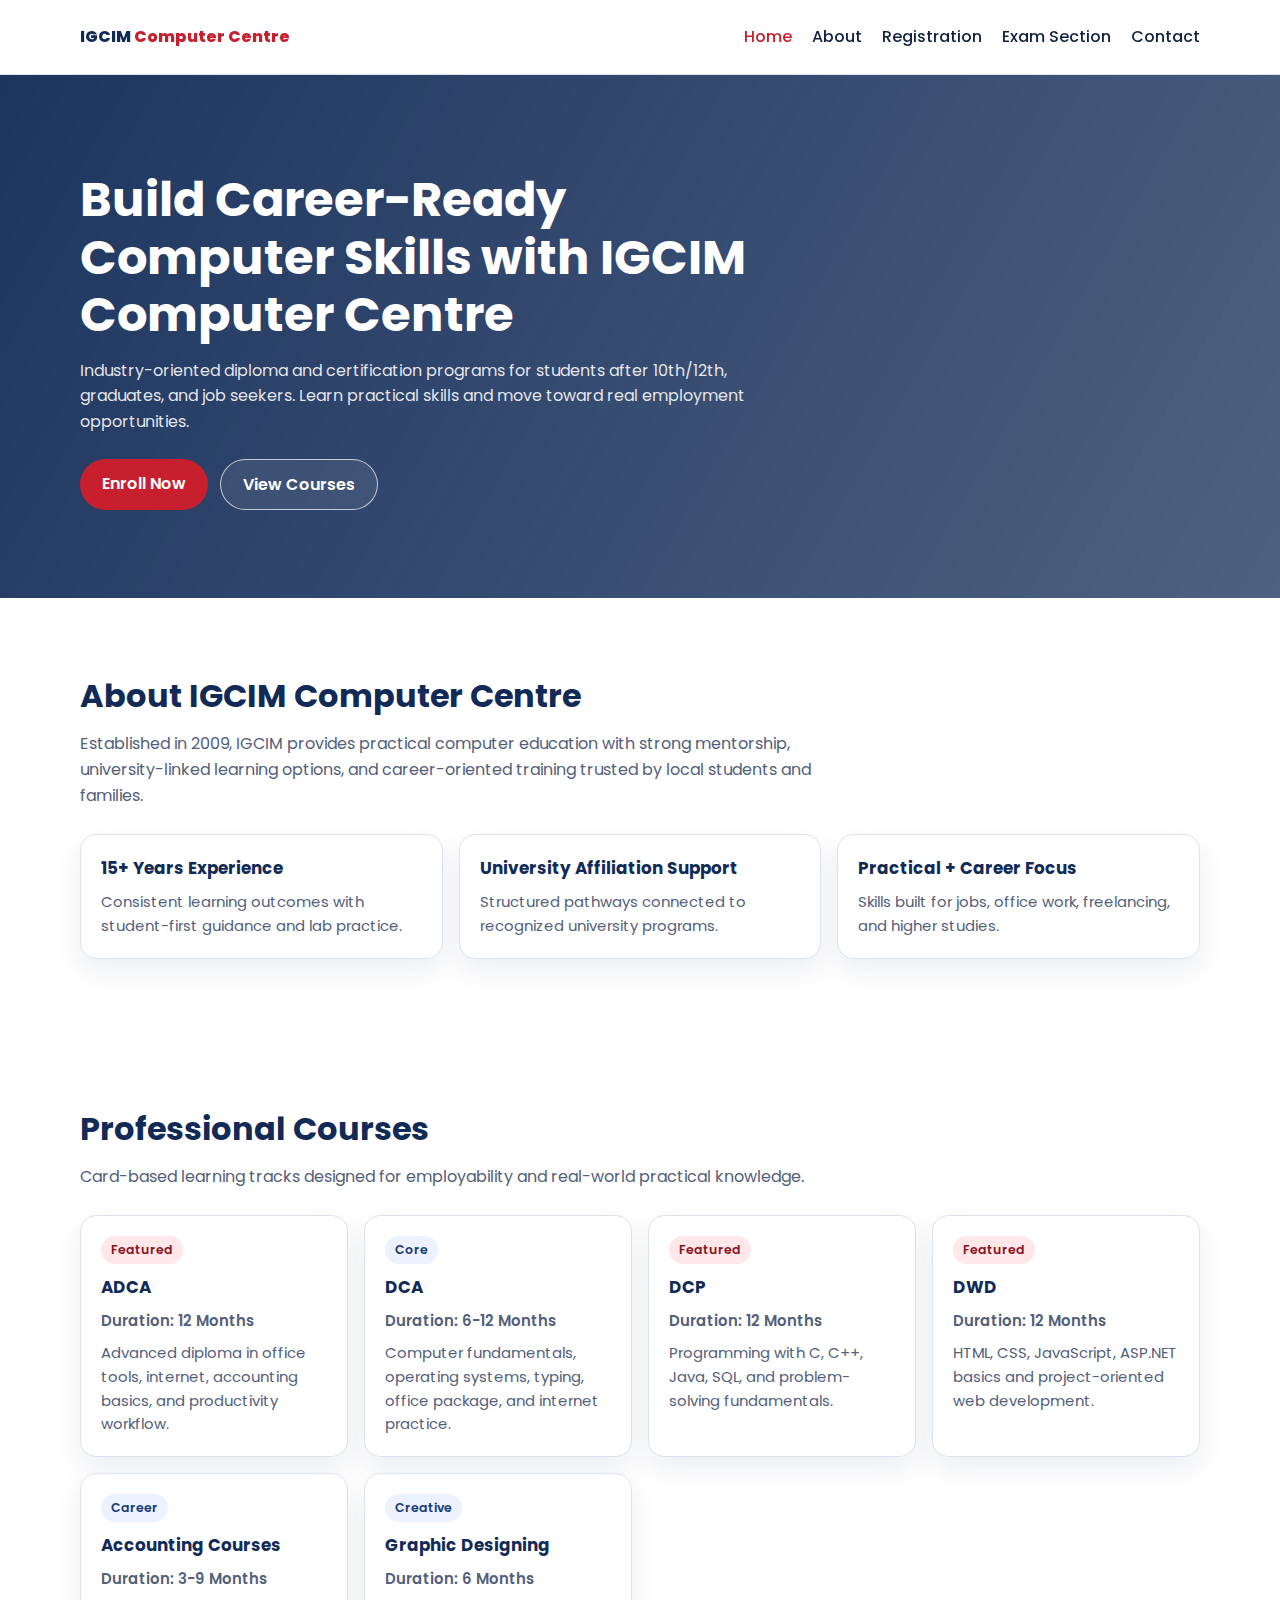
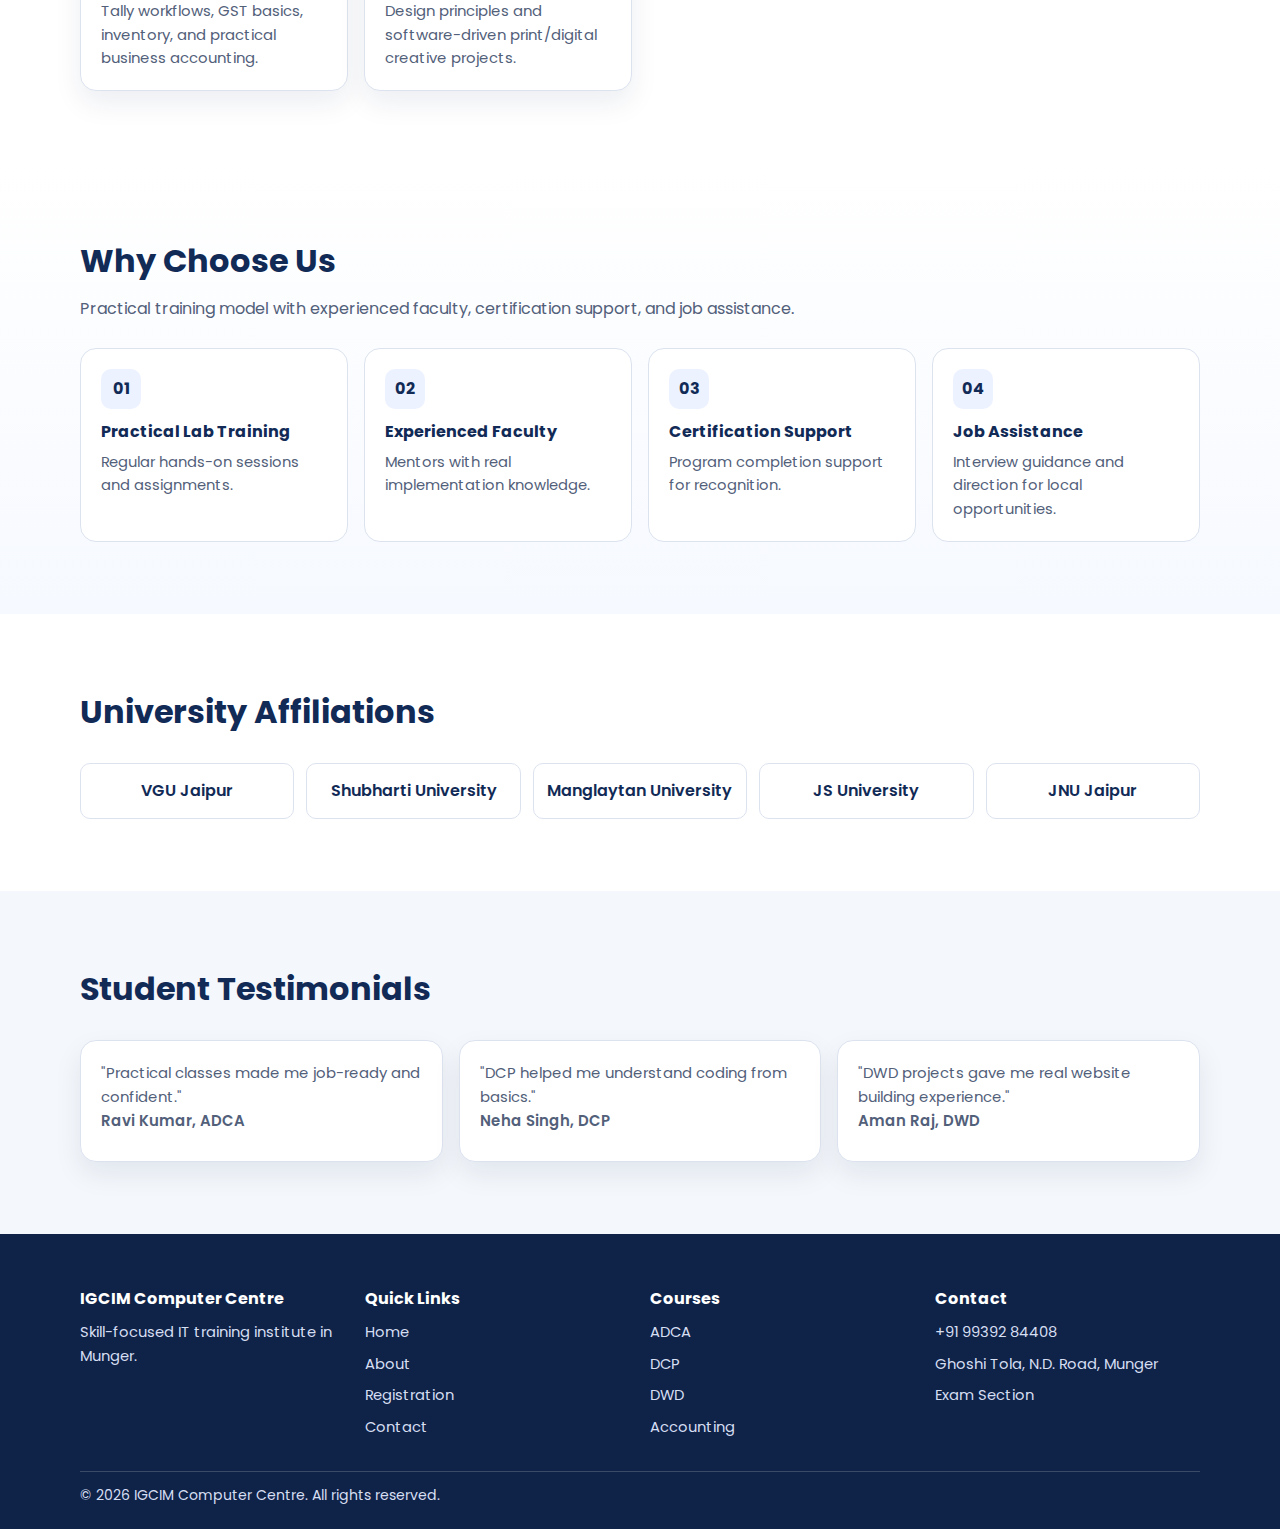
<file: index.html>
<!DOCTYPE html>
<html lang="en">
<head>
  <meta charset="UTF-8" />
  <meta name="viewport" content="width=device-width, initial-scale=1.0" />
  <title>IGCIM Computer Centre | Home</title>
  <link rel="preconnect" href="https://fonts.googleapis.com" />
  <link rel="preconnect" href="https://fonts.gstatic.com" crossorigin />
  <link href="https://fonts.googleapis.com/css2?family=Poppins:wght@400;500;600;700;800&display=swap" rel="stylesheet" />
  <style>
    :root { --bg:#fff; --text:#10223f; --muted:#52607a; --primary:#c71f2d; --primary-dark:#a41422; --secondary:#112a56; --soft:#f4f7fb; --border:#dce3ef; --shadow:0 12px 28px rgba(17,42,86,.08); --radius:16px; --container:1120px; }
    *{box-sizing:border-box;margin:0;padding:0} body{font-family:"Poppins",sans-serif;background:var(--bg);color:var(--text);line-height:1.6}
    .container{width:min(100% - 32px,var(--container));margin-inline:auto}
    .site-header{position:sticky;top:0;z-index:30;background:rgba(255,255,255,.96);border-bottom:1px solid var(--border);backdrop-filter:blur(6px)}
    .nav-wrap{min-height:74px;display:flex;align-items:center;justify-content:space-between;gap:16px}.brand{font-weight:800;text-decoration:none;color:var(--secondary)}.brand span{color:var(--primary)}
    .menu-btn{display:none;border:1px solid var(--border);background:#fff;border-radius:10px;width:42px;height:42px;font-size:1.35rem}
    nav{display:flex;gap:20px}nav a{text-decoration:none;color:var(--text);font-weight:500}nav a.active,nav a:hover{color:var(--primary)}
    .btn{display:inline-flex;text-decoration:none;border:0;border-radius:999px;padding:12px 22px;font-weight:600}.btn-primary{background:var(--primary);color:#fff}.btn-primary:hover{background:var(--primary-dark)}
    .btn-outline{border:1px solid var(--secondary);color:var(--secondary);background:#fff}
    .hero{background:linear-gradient(120deg,rgba(17,42,86,.95),rgba(17,42,86,.74)),url("https://images.unsplash.com/photo-1513258496099-48168024aec0?auto=format&fit=crop&w=1600&q=80") center/cover no-repeat;color:#fff;padding:96px 0 88px}
    .hero h1{font-size:clamp(2rem,5vw,3rem);line-height:1.2;max-width:720px}.hero p{max-width:720px;margin-top:14px;color:rgba(255,255,255,.88)}.hero-actions{margin-top:24px;display:flex;gap:12px;flex-wrap:wrap}
    .hero .btn-outline{color:#fff;border-color:rgba(255,255,255,.7);background:rgba(255,255,255,.08)} section{padding:72px 0}
    .section-head{margin-bottom:26px;max-width:760px}.section-head h2{color:var(--secondary);margin-bottom:10px;font-size:clamp(1.5rem,3vw,2rem)}.section-head p{color:var(--muted)}
    .cards{display:grid;gap:16px;grid-template-columns:repeat(auto-fit,minmax(240px,1fr))}.card{background:#fff;border:1px solid var(--border);border-radius:var(--radius);box-shadow:var(--shadow);padding:20px}
    .badge{display:inline-block;border-radius:999px;padding:4px 10px;font-size:.78rem;font-weight:600;margin-bottom:10px}.badge.red{background:#ffe7ea;color:#8b1220}.badge.blue{background:#ecf2ff;color:#173a78}
    .card h3{color:var(--secondary);margin-bottom:8px;font-size:1.05rem}.meta{color:var(--primary);font-size:.86rem;font-weight:600;margin-bottom:8px}.card p{color:var(--muted);font-size:.93rem}
    .why{background:linear-gradient(180deg,#fff 0%,#f6f9ff 100%)}.features{display:grid;gap:16px;grid-template-columns:repeat(auto-fit,minmax(220px,1fr))}
    .feature{border:1px solid var(--border);border-radius:var(--radius);padding:20px;background:#fff}.icon{width:40px;height:40px;display:grid;place-items:center;border-radius:10px;background:#ecf2ff;color:var(--secondary);font-weight:700;margin-bottom:10px}
    .feature h4{color:var(--secondary);margin-bottom:6px}.feature p{color:var(--muted);font-size:.92rem}
    .logos{display:grid;gap:12px;grid-template-columns:repeat(auto-fit,minmax(170px,1fr))}.logo{text-align:center;border:1px solid var(--border);border-radius:10px;padding:14px 10px;font-weight:600;color:var(--secondary)}
    .tests{background:var(--soft)}.site-footer{background:#0f2348;color:#d6def2;padding:52px 0 22px}
    .footer-grid{display:grid;gap:20px;grid-template-columns:repeat(auto-fit,minmax(190px,1fr));margin-bottom:24px}.footer-grid h4{color:#fff;margin-bottom:10px}
    .footer-grid a,.footer-grid p{color:#d6def2;text-decoration:none;display:block;margin-bottom:8px;font-size:.92rem}.footer-bottom{border-top:1px solid rgba(255,255,255,.18);padding-top:12px;font-size:.88rem}
    @media (max-width:900px){.menu-btn{display:inline-grid;place-items:center}nav{display:none;position:absolute;right:16px;top:72px;background:#fff;border:1px solid var(--border);border-radius:12px;padding:12px;flex-direction:column;min-width:220px;box-shadow:var(--shadow)}nav.open{display:flex}}
  </style>
</head>
<body>
  <header class="site-header"><div class="container nav-wrap"><a href="index.html" class="brand">IGCIM <span>Computer Centre</span></a><button class="menu-btn" id="menuBtn" aria-label="Toggle navigation">&#9776;</button><nav id="mainNav"><a href="index.html" class="active">Home</a><a href="about.html">About</a><a href="registration.html">Registration</a><a href="student_verify.html">Exam Section</a><a href="contact.html">Contact</a></nav></div></header>
  <main>
    <section class="hero"><div class="container"><h1>Build Career-Ready Computer Skills with IGCIM Computer Centre</h1><p>Industry-oriented diploma and certification programs for students after 10th/12th, graduates, and job seekers. Learn practical skills and move toward real employment opportunities.</p><div class="hero-actions"><a href="registration.html" class="btn btn-primary">Enroll Now</a><a href="#courses" class="btn btn-outline">View Courses</a></div></div></section>
    <section><div class="container"><div class="section-head"><h2>About IGCIM Computer Centre</h2><p>Established in 2009, IGCIM provides practical computer education with strong mentorship, university-linked learning options, and career-oriented training trusted by local students and families.</p></div><div class="cards"><article class="card"><h3>15+ Years Experience</h3><p>Consistent learning outcomes with student-first guidance and lab practice.</p></article><article class="card"><h3>University Affiliation Support</h3><p>Structured pathways connected to recognized university programs.</p></article><article class="card"><h3>Practical + Career Focus</h3><p>Skills built for jobs, office work, freelancing, and higher studies.</p></article></div></div></section>
    <section id="courses"><div class="container"><div class="section-head"><h2>Professional Courses</h2><p>Card-based learning tracks designed for employability and real-world practical knowledge.</p></div><div class="cards"><article class="card"><span class="badge red">Featured</span><h3>ADCA</h3><p class="meta">Duration: 12 Months</p><p>Advanced diploma in office tools, internet, accounting basics, and productivity workflow.</p></article><article class="card"><span class="badge blue">Core</span><h3>DCA</h3><p class="meta">Duration: 6-12 Months</p><p>Computer fundamentals, operating systems, typing, office package, and internet practice.</p></article><article class="card"><span class="badge red">Featured</span><h3>DCP</h3><p class="meta">Duration: 12 Months</p><p>Programming with C, C++, Java, SQL, and problem-solving fundamentals.</p></article><article class="card"><span class="badge red">Featured</span><h3>DWD</h3><p class="meta">Duration: 12 Months</p><p>HTML, CSS, JavaScript, ASP.NET basics and project-oriented web development.</p></article><article class="card"><span class="badge blue">Career</span><h3>Accounting Courses</h3><p class="meta">Duration: 3-9 Months</p><p>Tally workflows, GST basics, inventory, and practical business accounting.</p></article><article class="card"><span class="badge blue">Creative</span><h3>Graphic Designing</h3><p class="meta">Duration: 6 Months</p><p>Design principles and software-driven print/digital creative projects.</p></article></div></div></section>
    <section class="why"><div class="container"><div class="section-head"><h2>Why Choose Us</h2><p>Practical training model with experienced faculty, certification support, and job assistance.</p></div><div class="features"><article class="feature"><div class="icon">01</div><h4>Practical Lab Training</h4><p>Regular hands-on sessions and assignments.</p></article><article class="feature"><div class="icon">02</div><h4>Experienced Faculty</h4><p>Mentors with real implementation knowledge.</p></article><article class="feature"><div class="icon">03</div><h4>Certification Support</h4><p>Program completion support for recognition.</p></article><article class="feature"><div class="icon">04</div><h4>Job Assistance</h4><p>Interview guidance and direction for local opportunities.</p></article></div></div></section>
    <section><div class="container"><div class="section-head"><h2>University Affiliations</h2></div><div class="logos"><div class="logo">VGU Jaipur</div><div class="logo">Shubharti University</div><div class="logo">Manglaytan University</div><div class="logo">JS University</div><div class="logo">JNU Jaipur</div></div></div></section>
    <section class="tests"><div class="container"><div class="section-head"><h2>Student Testimonials</h2></div><div class="cards"><article class="card"><p>"Practical classes made me job-ready and confident."</p><p class="meta">Ravi Kumar, ADCA</p></article><article class="card"><p>"DCP helped me understand coding from basics."</p><p class="meta">Neha Singh, DCP</p></article><article class="card"><p>"DWD projects gave me real website building experience."</p><p class="meta">Aman Raj, DWD</p></article></div></div></section>
  </main>
  <footer class="site-footer"><div class="container"><div class="footer-grid"><div><h4>IGCIM Computer Centre</h4><p>Skill-focused IT training institute in Munger.</p></div><div><h4>Quick Links</h4><a href="index.html">Home</a><a href="about.html">About</a><a href="registration.html">Registration</a><a href="contact.html">Contact</a></div><div><h4>Courses</h4><a href="#courses">ADCA</a><a href="#courses">DCP</a><a href="#courses">DWD</a><a href="#courses">Accounting</a></div><div><h4>Contact</h4><a href="tel:+919939284408">+91 99392 84408</a><a href="contact.html">Ghoshi Tola, N.D. Road, Munger</a><a href="student_verify.html">Exam Section</a></div></div><div class="footer-bottom">&copy; 2026 IGCIM Computer Centre. All rights reserved.</div></div></footer>
  <script src="script.js"></script><script async src="https://www.googletagmanager.com/gtag/js?id=G-CW87S6YEBP"></script><script>window.dataLayer=window.dataLayer||[];function gtag(){dataLayer.push(arguments);}gtag('js',new Date());gtag('config','G-CW87S6YEBP');</script>
</body>
</html>
</file>
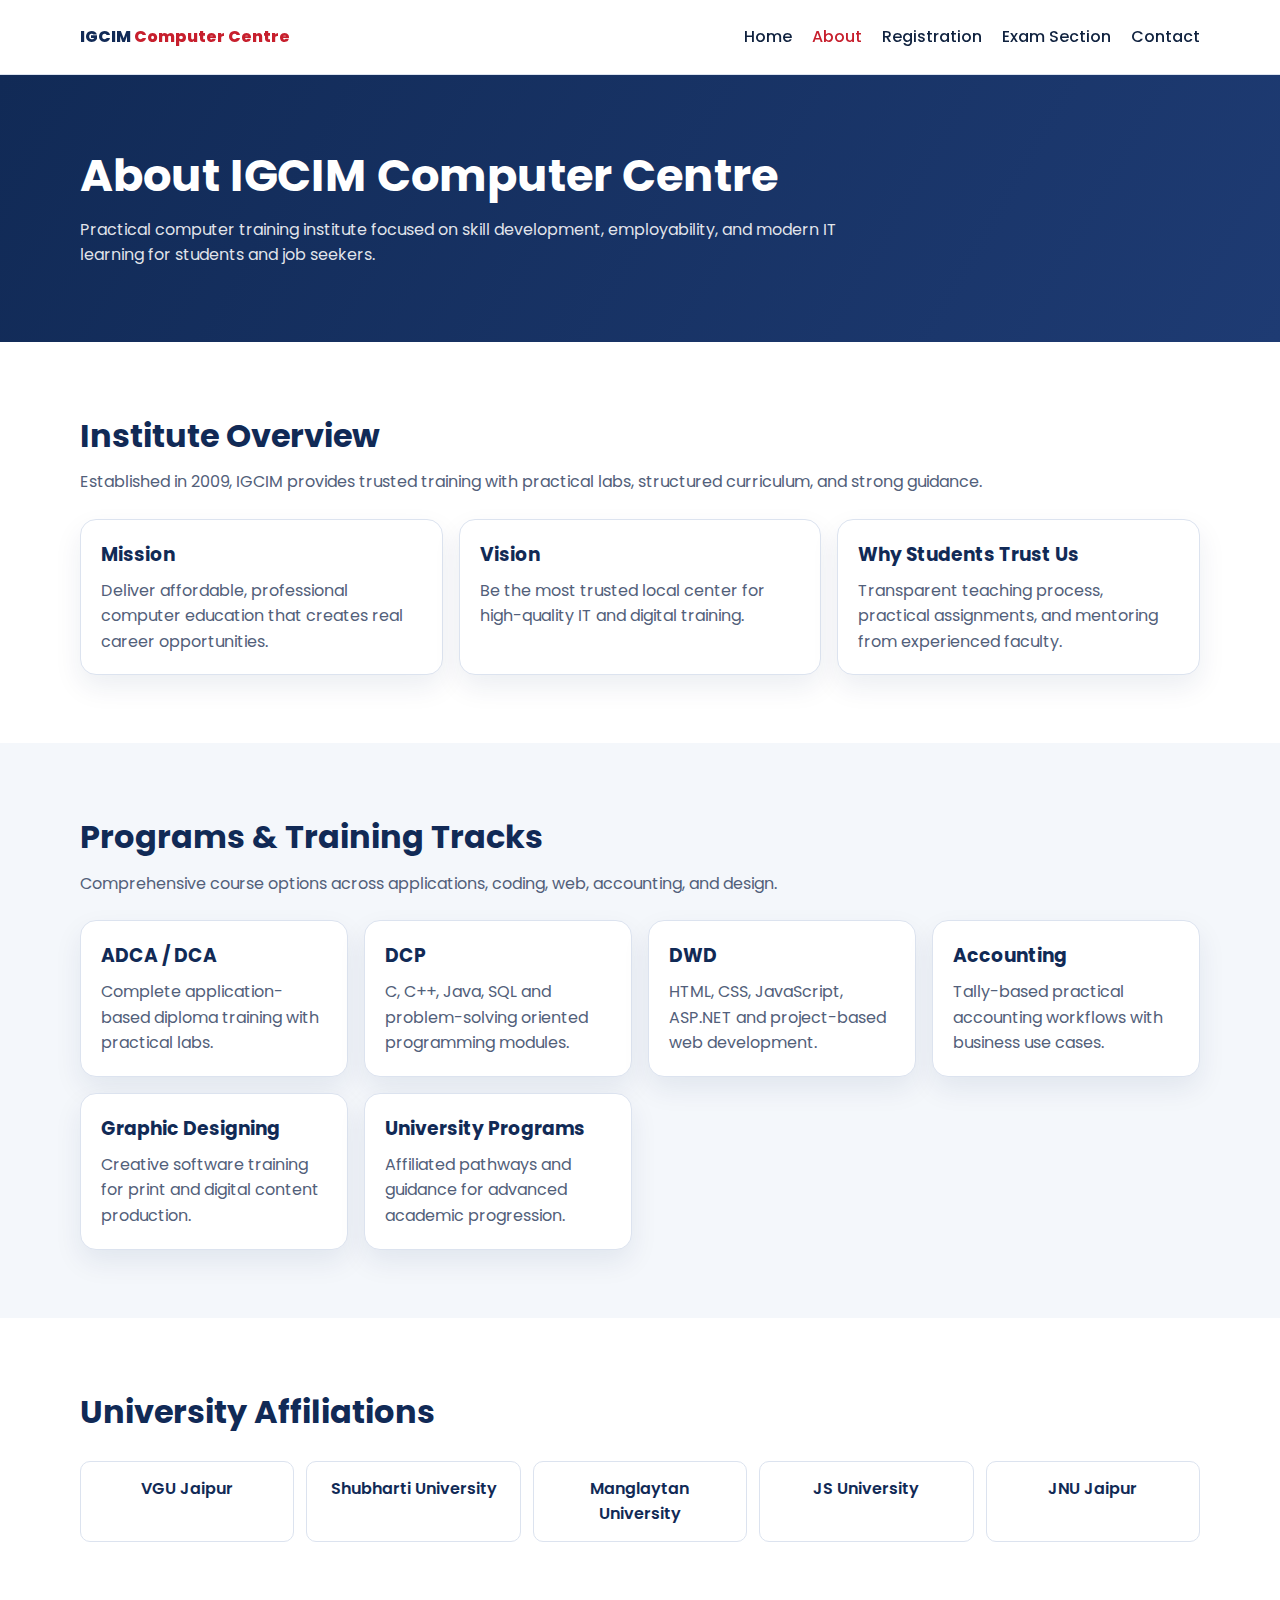
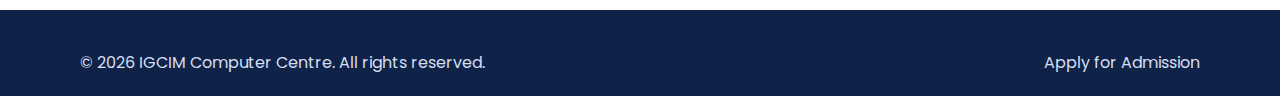
<file: about.html>
<!DOCTYPE html>
<html lang="en">
<head>
  <meta charset="UTF-8" />
  <meta name="viewport" content="width=device-width, initial-scale=1.0" />
  <title>About | IGCIM Computer Centre</title>
  <link rel="preconnect" href="https://fonts.googleapis.com" />
  <link rel="preconnect" href="https://fonts.gstatic.com" crossorigin />
  <link href="https://fonts.googleapis.com/css2?family=Poppins:wght@400;500;600;700;800&display=swap" rel="stylesheet" />
  <style>
    :root { --text:#10223f; --muted:#52607a; --primary:#c71f2d; --secondary:#112a56; --soft:#f4f7fb; --border:#dce3ef; --shadow:0 12px 28px rgba(17,42,86,.08); --radius:16px; --container:1120px; }
    *{box-sizing:border-box;margin:0;padding:0} body{font-family:"Poppins",sans-serif;color:var(--text);line-height:1.6;background:#fff}
    .container{width:min(100% - 32px,var(--container));margin-inline:auto}
    .site-header{position:sticky;top:0;background:rgba(255,255,255,.96);border-bottom:1px solid var(--border);z-index:20}
    .nav-wrap{min-height:74px;display:flex;align-items:center;justify-content:space-between;gap:16px}.brand{text-decoration:none;font-weight:800;color:var(--secondary)}.brand span{color:var(--primary)}
    .menu-btn{display:none;border:1px solid var(--border);background:#fff;border-radius:10px;width:42px;height:42px;font-size:1.35rem}
    nav{display:flex;gap:20px}nav a{text-decoration:none;color:var(--text);font-weight:500}nav a.active,nav a:hover{color:var(--primary)}
    .hero{padding:74px 0;background:linear-gradient(120deg,#112a56 0%,#1e3b73 100%);color:#fff}.hero h1{font-size:clamp(2rem,5vw,2.8rem);line-height:1.2}.hero p{max-width:760px;color:rgba(255,255,255,.88);margin-top:14px}
    section{padding:68px 0}.section-head{margin-bottom:24px}.section-head h2{color:var(--secondary);margin-bottom:8px;font-size:clamp(1.5rem,3vw,2rem)}.section-head p{color:var(--muted)}
    .grid{display:grid;gap:16px;grid-template-columns:repeat(auto-fit,minmax(240px,1fr))}
    .card{border:1px solid var(--border);border-radius:var(--radius);box-shadow:var(--shadow);padding:20px;background:#fff}
    .card h3{color:var(--secondary);margin-bottom:8px}.card p{color:var(--muted)}
    .logos{display:grid;gap:12px;grid-template-columns:repeat(auto-fit,minmax(170px,1fr))}.logo{border:1px solid var(--border);border-radius:10px;padding:14px;text-align:center;color:var(--secondary);font-weight:600}
    .site-footer{background:#0f2348;color:#d6def2;padding:40px 0 20px}.footer-row{display:flex;justify-content:space-between;gap:12px;flex-wrap:wrap}.site-footer a{color:#d6def2;text-decoration:none}
    @media (max-width:900px){.menu-btn{display:inline-grid;place-items:center}nav{display:none;position:absolute;right:16px;top:72px;background:#fff;border:1px solid var(--border);border-radius:12px;padding:12px;flex-direction:column;min-width:220px;box-shadow:var(--shadow)}nav.open{display:flex}}
  </style>
</head>
<body>
  <header class="site-header"><div class="container nav-wrap"><a href="index.html" class="brand">IGCIM <span>Computer Centre</span></a><button class="menu-btn" id="menuBtn" aria-label="Toggle navigation">&#9776;</button><nav id="mainNav"><a href="index.html">Home</a><a href="about.html" class="active">About</a><a href="registration.html">Registration</a><a href="student_verify.html">Exam Section</a><a href="contact.html">Contact</a></nav></div></header>
  <main>
    <section class="hero"><div class="container"><h1>About IGCIM Computer Centre</h1><p>Practical computer training institute focused on skill development, employability, and modern IT learning for students and job seekers.</p></div></section>
    <section><div class="container"><div class="section-head"><h2>Institute Overview</h2><p>Established in 2009, IGCIM provides trusted training with practical labs, structured curriculum, and strong guidance.</p></div><div class="grid"><article class="card"><h3>Mission</h3><p>Deliver affordable, professional computer education that creates real career opportunities.</p></article><article class="card"><h3>Vision</h3><p>Be the most trusted local center for high-quality IT and digital training.</p></article><article class="card"><h3>Why Students Trust Us</h3><p>Transparent teaching process, practical assignments, and mentoring from experienced faculty.</p></article></div></div></section>
    <section style="background:#f4f7fb"><div class="container"><div class="section-head"><h2>Programs & Training Tracks</h2><p>Comprehensive course options across applications, coding, web, accounting, and design.</p></div><div class="grid"><article class="card"><h3>ADCA / DCA</h3><p>Complete application-based diploma training with practical labs.</p></article><article class="card"><h3>DCP</h3><p>C, C++, Java, SQL and problem-solving oriented programming modules.</p></article><article class="card"><h3>DWD</h3><p>HTML, CSS, JavaScript, ASP.NET and project-based web development.</p></article><article class="card"><h3>Accounting</h3><p>Tally-based practical accounting workflows with business use cases.</p></article><article class="card"><h3>Graphic Designing</h3><p>Creative software training for print and digital content production.</p></article><article class="card"><h3>University Programs</h3><p>Affiliated pathways and guidance for advanced academic progression.</p></article></div></div></section>
    <section><div class="container"><div class="section-head"><h2>University Affiliations</h2></div><div class="logos"><div class="logo">VGU Jaipur</div><div class="logo">Shubharti University</div><div class="logo">Manglaytan University</div><div class="logo">JS University</div><div class="logo">JNU Jaipur</div></div></div></section>
  </main>
  <footer class="site-footer"><div class="container footer-row"><p>&copy; 2026 IGCIM Computer Centre. All rights reserved.</p><a href="registration.html">Apply for Admission</a></div></footer>
  <script src="script.js"></script><script async src="https://www.googletagmanager.com/gtag/js?id=G-CW87S6YEBP"></script><script>window.dataLayer=window.dataLayer||[];function gtag(){dataLayer.push(arguments);}gtag('js',new Date());gtag('config','G-CW87S6YEBP');</script>
</body>
</html>
</file>
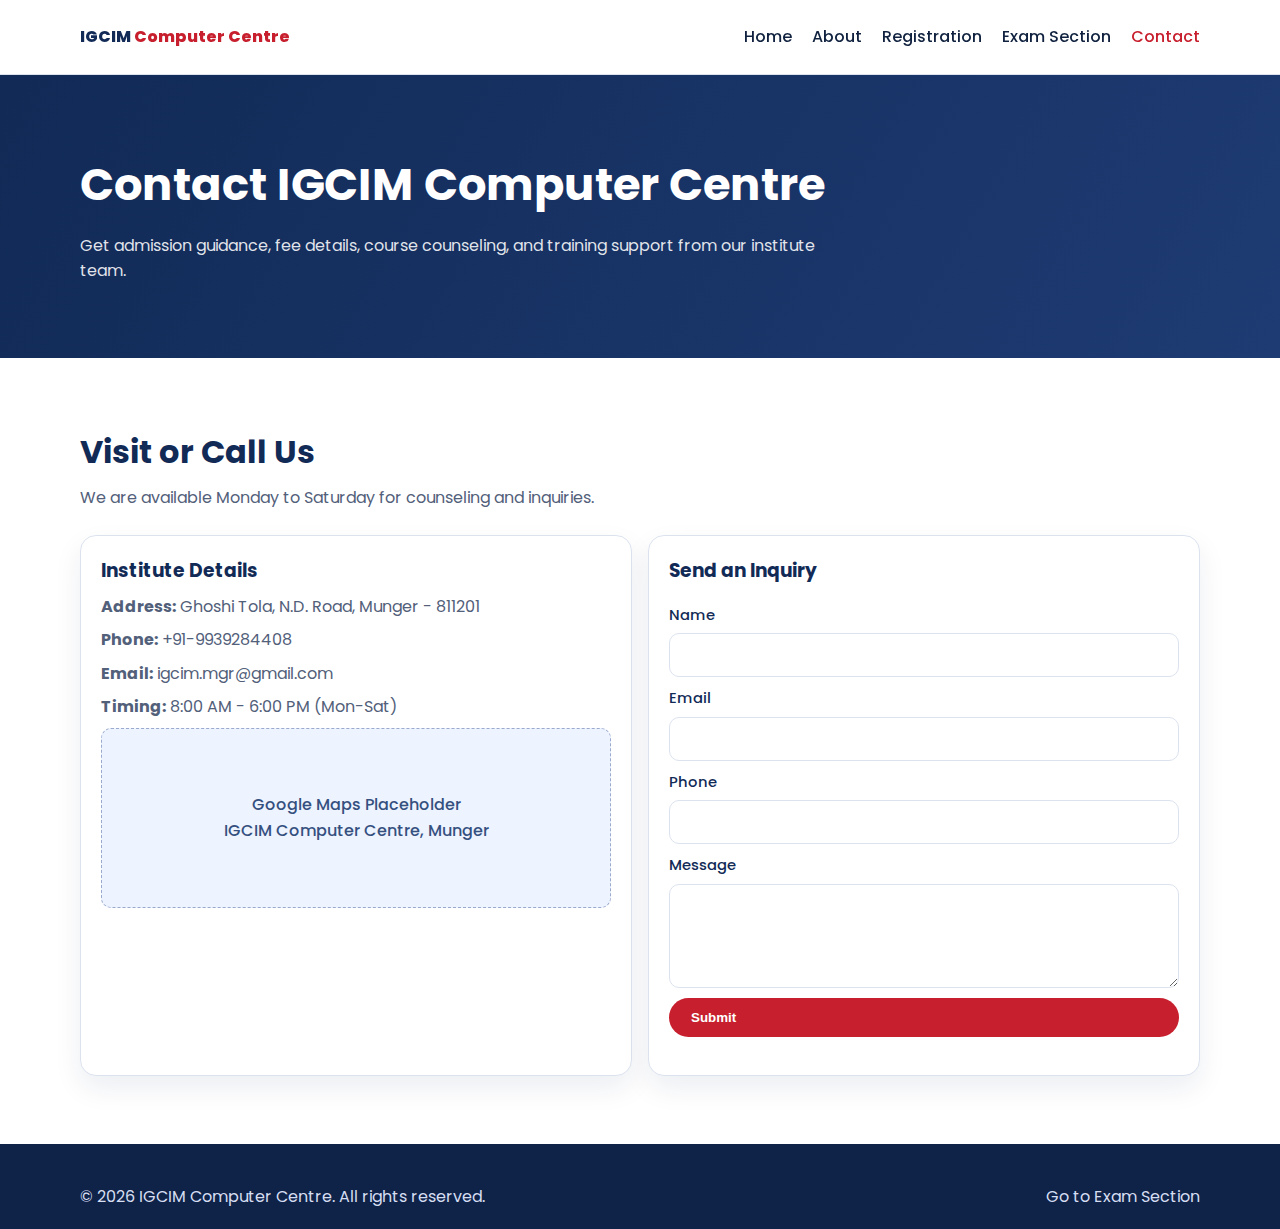
<file: contact.html>
<!DOCTYPE html>
<html lang="en">
<head>
  <meta charset="UTF-8" />
  <meta name="viewport" content="width=device-width, initial-scale=1.0" />
  <title>Contact | IGCIM Computer Centre</title>
  <link rel="preconnect" href="https://fonts.googleapis.com" />
  <link rel="preconnect" href="https://fonts.gstatic.com" crossorigin />
  <link href="https://fonts.googleapis.com/css2?family=Poppins:wght@400;500;600;700;800&display=swap" rel="stylesheet" />
  <style>
    :root { --text:#10223f; --muted:#52607a; --primary:#c71f2d; --secondary:#112a56; --border:#dce3ef; --shadow:0 12px 28px rgba(17,42,86,.08); --radius:16px; --container:1120px; }
    *{box-sizing:border-box;margin:0;padding:0} body{font-family:"Poppins",sans-serif;color:var(--text);line-height:1.6;background:#fff}
    .container{width:min(100% - 32px,var(--container));margin-inline:auto}
    .site-header{position:sticky;top:0;background:rgba(255,255,255,.96);border-bottom:1px solid var(--border);z-index:20}
    .nav-wrap{min-height:74px;display:flex;align-items:center;justify-content:space-between;gap:16px}.brand{text-decoration:none;font-weight:800;color:var(--secondary)}.brand span{color:var(--primary)}
    .menu-btn{display:none;border:1px solid var(--border);background:#fff;border-radius:10px;width:42px;height:42px;font-size:1.35rem}
    nav{display:flex;gap:20px}nav a{text-decoration:none;color:var(--text);font-weight:500}nav a.active,nav a:hover{color:var(--primary)}
    .hero{padding:74px 0;background:linear-gradient(120deg,#112a56 0%,#1e3b73 100%);color:#fff}.hero h1{font-size:clamp(2rem,5vw,2.8rem)}.hero p{max-width:760px;color:rgba(255,255,255,.88);margin-top:12px}
    section{padding:68px 0}.section-head{margin-bottom:24px}.section-head h2{color:var(--secondary);margin-bottom:8px;font-size:clamp(1.5rem,3vw,2rem)}.section-head p{color:var(--muted)}
    .grid{display:grid;gap:16px;grid-template-columns:1fr}.card{border:1px solid var(--border);border-radius:var(--radius);box-shadow:var(--shadow);padding:20px;background:#fff}
    .card h3{color:var(--secondary);margin-bottom:8px}.card p{color:var(--muted);margin-bottom:8px}
    .form{display:grid;gap:10px}.form label{display:grid;gap:6px;color:var(--secondary);font-weight:500;font-size:.92rem}
    .form input,.form textarea{width:100%;border:1px solid var(--border);border-radius:10px;padding:11px 12px;font-family:inherit}
    .btn{display:inline-flex;border:0;border-radius:999px;padding:12px 22px;font-weight:600;background:var(--primary);color:#fff;cursor:pointer}
    .map{min-height:180px;border:1px dashed #9aaace;border-radius:10px;background:#edf3ff;display:grid;place-items:center;text-align:center;color:#35507f;padding:14px;font-weight:500}
    .success{font-size:.92rem;color:#0f5f2f}
    .site-footer{background:#0f2348;color:#d6def2;padding:40px 0 20px}.footer-row{display:flex;justify-content:space-between;gap:12px;flex-wrap:wrap}.site-footer a{color:#d6def2;text-decoration:none}
    @media(min-width:760px){.grid{grid-template-columns:1fr 1fr}}
    @media (max-width:900px){.menu-btn{display:inline-grid;place-items:center}nav{display:none;position:absolute;right:16px;top:72px;background:#fff;border:1px solid var(--border);border-radius:12px;padding:12px;flex-direction:column;min-width:220px;box-shadow:var(--shadow)}nav.open{display:flex}}
  </style>
</head>
<body>
  <header class="site-header"><div class="container nav-wrap"><a href="index.html" class="brand">IGCIM <span>Computer Centre</span></a><button class="menu-btn" id="menuBtn" aria-label="Toggle navigation">&#9776;</button><nav id="mainNav"><a href="index.html">Home</a><a href="about.html">About</a><a href="registration.html">Registration</a><a href="student_verify.html">Exam Section</a><a href="contact.html" class="active">Contact</a></nav></div></header>
  <main>
    <section class="hero"><div class="container"><h1>Contact IGCIM Computer Centre</h1><p>Get admission guidance, fee details, course counseling, and training support from our institute team.</p></div></section>
    <section><div class="container"><div class="section-head"><h2>Visit or Call Us</h2><p>We are available Monday to Saturday for counseling and inquiries.</p></div><div class="grid"><article class="card"><h3>Institute Details</h3><p><strong>Address:</strong> Ghoshi Tola, N.D. Road, Munger - 811201</p><p><strong>Phone:</strong> +91-9939284408</p><p><strong>Email:</strong> igcim.mgr@gmail.com</p><p><strong>Timing:</strong> 8:00 AM - 6:00 PM (Mon-Sat)</p><div class="map">Google Maps Placeholder<br>IGCIM Computer Centre, Munger</div></article><form class="card form" id="contactForm"><h3>Send an Inquiry</h3><label>Name<input type="text" required /></label><label>Email<input type="email" required /></label><label>Phone<input type="tel" required /></label><label>Message<textarea rows="4" required></textarea></label><button type="submit" class="btn">Submit</button><p class="success" id="contactMsg"></p></form></div></div></section>
  </main>
  <footer class="site-footer"><div class="container footer-row"><p>&copy; 2026 IGCIM Computer Centre. All rights reserved.</p><a href="student_verify.html">Go to Exam Section</a></div></footer>
  <script src="script.js"></script><script async src="https://www.googletagmanager.com/gtag/js?id=G-CW87S6YEBP"></script><script>window.dataLayer=window.dataLayer||[];function gtag(){dataLayer.push(arguments);}gtag('js',new Date());gtag('config','G-CW87S6YEBP');</script>
</body>
</html>
</file>
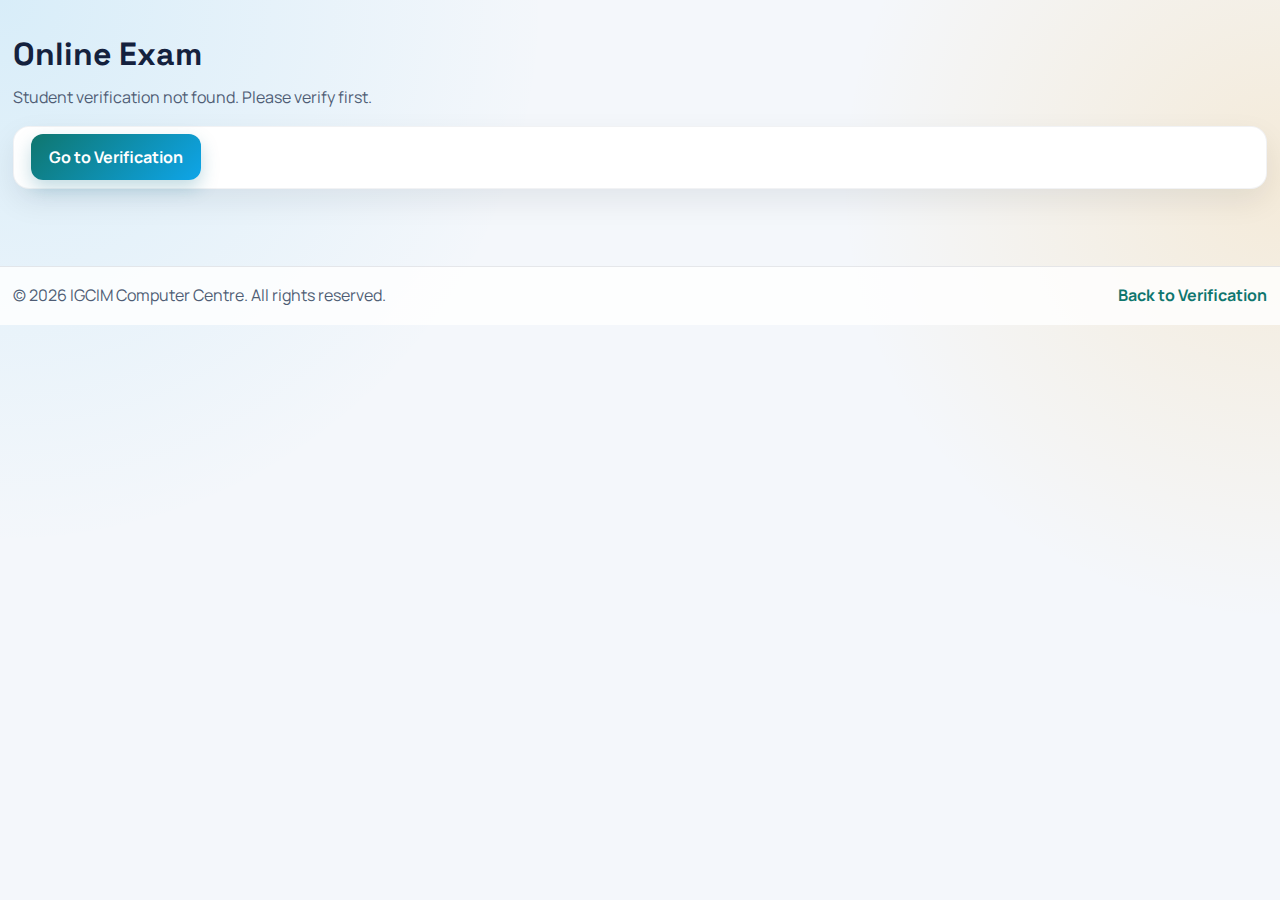
<file: exam.html>
﻿<!DOCTYPE html>
<html lang="en">
<head>
  <meta charset="UTF-8" />
  <meta name="viewport" content="width=device-width, initial-scale=1.0" />
  <title>Exam | IGCIM Computer Centre</title>
  <link rel="preconnect" href="https://fonts.googleapis.com">
  <link rel="preconnect" href="https://fonts.gstatic.com" crossorigin>
  <link href="https://fonts.googleapis.com/css2?family=Space+Grotesk:wght@400;500;700&family=Manrope:wght@400;600;700&display=swap" rel="stylesheet">
  <link rel="stylesheet" href="styles.css" />
</head>
<body class="exam-page exam-no-header">

  <main class="section page-top">
    <div class="container">
      <h1>Online Exam</h1>
      <p class="lead" id="examMeta">Loading student and exam details...</p>
      <form id="examForm" class="card form wide"></form>
    </div>
  </main>

  <footer class="site-footer">
    <div class="container footer-wrap">
      <p>© 2026 IGCIM Computer Centre. All rights reserved.</p>
      <a href="student_verify.html">Back to Verification</a>
    </div>
  </footer>

  <script src="adca_question.js"></script>
  <script src="dca_question.js"></script>
  <script src="tally_question.js"></script>
  <script src="dtp_question.js"></script>
  <script src="internship_question.js"></script>
  <script src="script.js"></script>
</body>
</html>
</file>
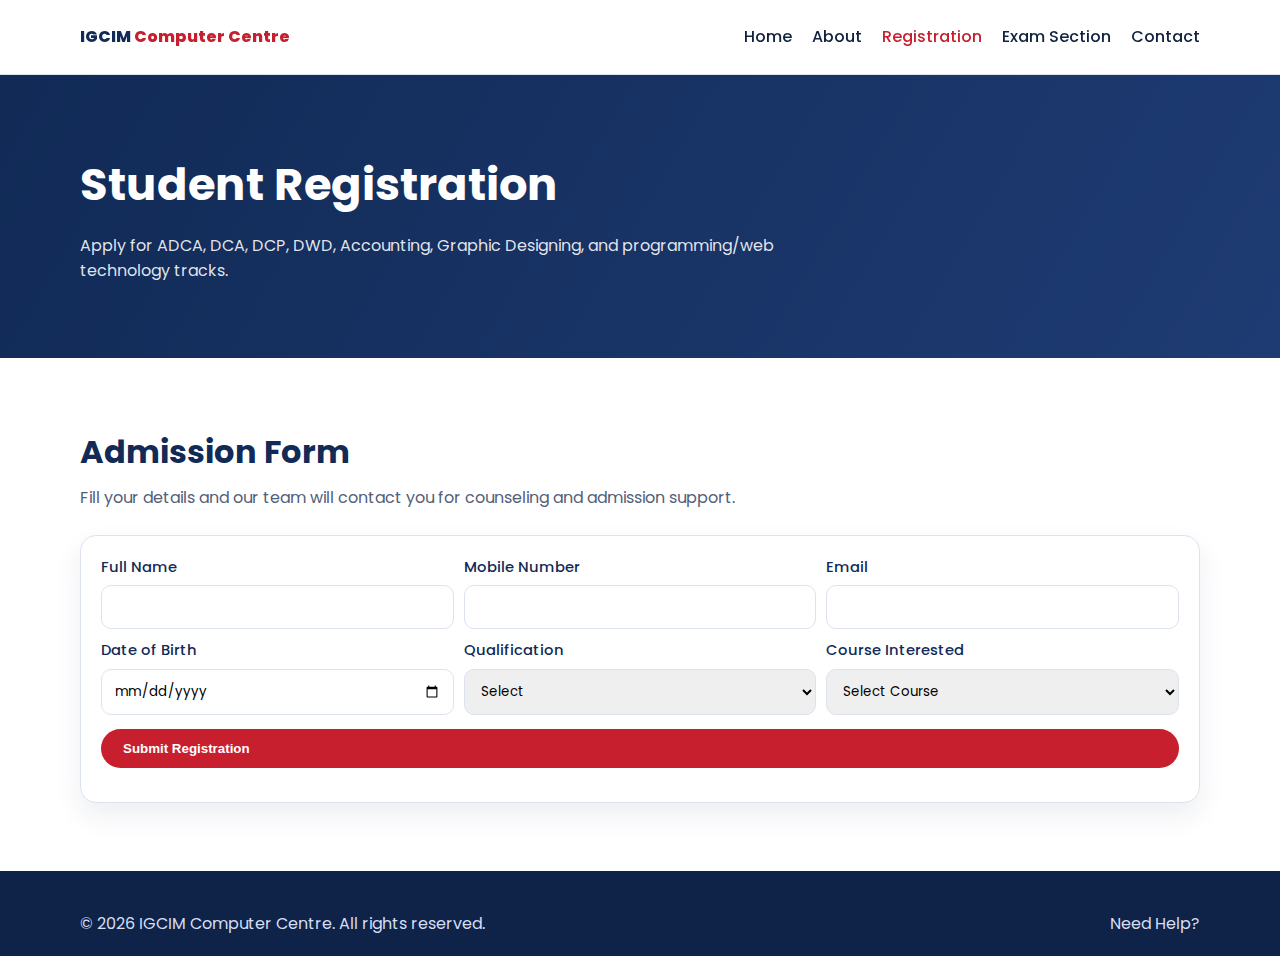
<file: registration.html>
<!DOCTYPE html>
<html lang="en">
<head>
  <meta charset="UTF-8" />
  <meta name="viewport" content="width=device-width, initial-scale=1.0" />
  <title>Registration | IGCIM Computer Centre</title>
  <link rel="preconnect" href="https://fonts.googleapis.com" />
  <link rel="preconnect" href="https://fonts.gstatic.com" crossorigin />
  <link href="https://fonts.googleapis.com/css2?family=Poppins:wght@400;500;600;700;800&display=swap" rel="stylesheet" />
  <style>
    :root { --text:#10223f; --muted:#52607a; --primary:#c71f2d; --secondary:#112a56; --border:#dce3ef; --shadow:0 12px 28px rgba(17,42,86,.08); --radius:16px; --container:1120px; }
    *{box-sizing:border-box;margin:0;padding:0} body{font-family:"Poppins",sans-serif;color:var(--text);line-height:1.6;background:#fff}
    .container{width:min(100% - 32px,var(--container));margin-inline:auto}
    .site-header{position:sticky;top:0;background:rgba(255,255,255,.96);border-bottom:1px solid var(--border);z-index:20}
    .nav-wrap{min-height:74px;display:flex;align-items:center;justify-content:space-between;gap:16px}.brand{text-decoration:none;font-weight:800;color:var(--secondary)}.brand span{color:var(--primary)}
    .menu-btn{display:none;border:1px solid var(--border);background:#fff;border-radius:10px;width:42px;height:42px;font-size:1.35rem}
    nav{display:flex;gap:20px}nav a{text-decoration:none;color:var(--text);font-weight:500}nav a.active,nav a:hover{color:var(--primary)}
    .hero{padding:74px 0;background:linear-gradient(120deg,#112a56 0%,#1e3b73 100%);color:#fff}.hero h1{font-size:clamp(2rem,5vw,2.8rem)}.hero p{max-width:760px;color:rgba(255,255,255,.88);margin-top:12px}
    section{padding:68px 0}.section-head{margin-bottom:24px}.section-head h2{color:var(--secondary);margin-bottom:8px;font-size:clamp(1.5rem,3vw,2rem)}.section-head p{color:var(--muted)}
    .card{border:1px solid var(--border);border-radius:var(--radius);box-shadow:var(--shadow);padding:20px;background:#fff}
    .form{display:grid;gap:14px}.input-grid{display:grid;gap:10px;grid-template-columns:1fr}.form label{display:grid;gap:6px;color:var(--secondary);font-weight:500;font-size:.92rem}
    .form input,.form select{width:100%;border:1px solid var(--border);border-radius:10px;padding:11px 12px;font-family:inherit}
    .btn{display:inline-flex;border:0;border-radius:999px;padding:12px 22px;font-weight:600;background:var(--primary);color:#fff;cursor:pointer}
    .success{font-size:.92rem;color:#0f5f2f}
    .site-footer{background:#0f2348;color:#d6def2;padding:40px 0 20px}.footer-row{display:flex;justify-content:space-between;gap:12px;flex-wrap:wrap}.site-footer a{color:#d6def2;text-decoration:none}
    @media(min-width:720px){.input-grid{grid-template-columns:repeat(3,1fr)}}
    @media (max-width:900px){.menu-btn{display:inline-grid;place-items:center}nav{display:none;position:absolute;right:16px;top:72px;background:#fff;border:1px solid var(--border);border-radius:12px;padding:12px;flex-direction:column;min-width:220px;box-shadow:var(--shadow)}nav.open{display:flex}}
  </style>
</head>
<body>
  <header class="site-header"><div class="container nav-wrap"><a href="index.html" class="brand">IGCIM <span>Computer Centre</span></a><button class="menu-btn" id="menuBtn" aria-label="Toggle navigation">&#9776;</button><nav id="mainNav"><a href="index.html">Home</a><a href="about.html">About</a><a href="registration.html" class="active">Registration</a><a href="student_verify.html">Exam Section</a><a href="contact.html">Contact</a></nav></div></header>
  <main>
    <section class="hero"><div class="container"><h1>Student Registration</h1><p>Apply for ADCA, DCA, DCP, DWD, Accounting, Graphic Designing, and programming/web technology tracks.</p></div></section>
    <section><div class="container"><div class="section-head"><h2>Admission Form</h2><p>Fill your details and our team will contact you for counseling and admission support.</p></div><form class="card form" id="registrationForm"><div class="input-grid"><label>Full Name<input type="text" required /></label><label>Mobile Number<input type="tel" required /></label><label>Email<input type="email" required /></label><label>Date of Birth<input type="date" required /></label><label>Qualification<select required><option value="">Select</option><option>10th Pass</option><option>12th Pass</option><option>Graduate</option><option>Pursuing Graduation</option></select></label><label>Course Interested<select required><option value="">Select Course</option><option>ADCA</option><option>DCA</option><option>DCP</option><option>DWD</option><option>Accounting Courses</option><option>Graphic Designing</option><option>Programming (C, C++, Java, SQL)</option><option>Web Technologies (HTML, CSS, JavaScript, ASP.NET)</option></select></label></div><button type="submit" class="btn">Submit Registration</button><p class="success" id="registrationMsg"></p></form></div></section>
  </main>
  <footer class="site-footer"><div class="container footer-row"><p>&copy; 2026 IGCIM Computer Centre. All rights reserved.</p><a href="contact.html">Need Help?</a></div></footer>
  <script src="script.js"></script><script async src="https://www.googletagmanager.com/gtag/js?id=G-CW87S6YEBP"></script><script>window.dataLayer=window.dataLayer||[];function gtag(){dataLayer.push(arguments);}gtag('js',new Date());gtag('config','G-CW87S6YEBP');</script>
</body>
</html>
</file>
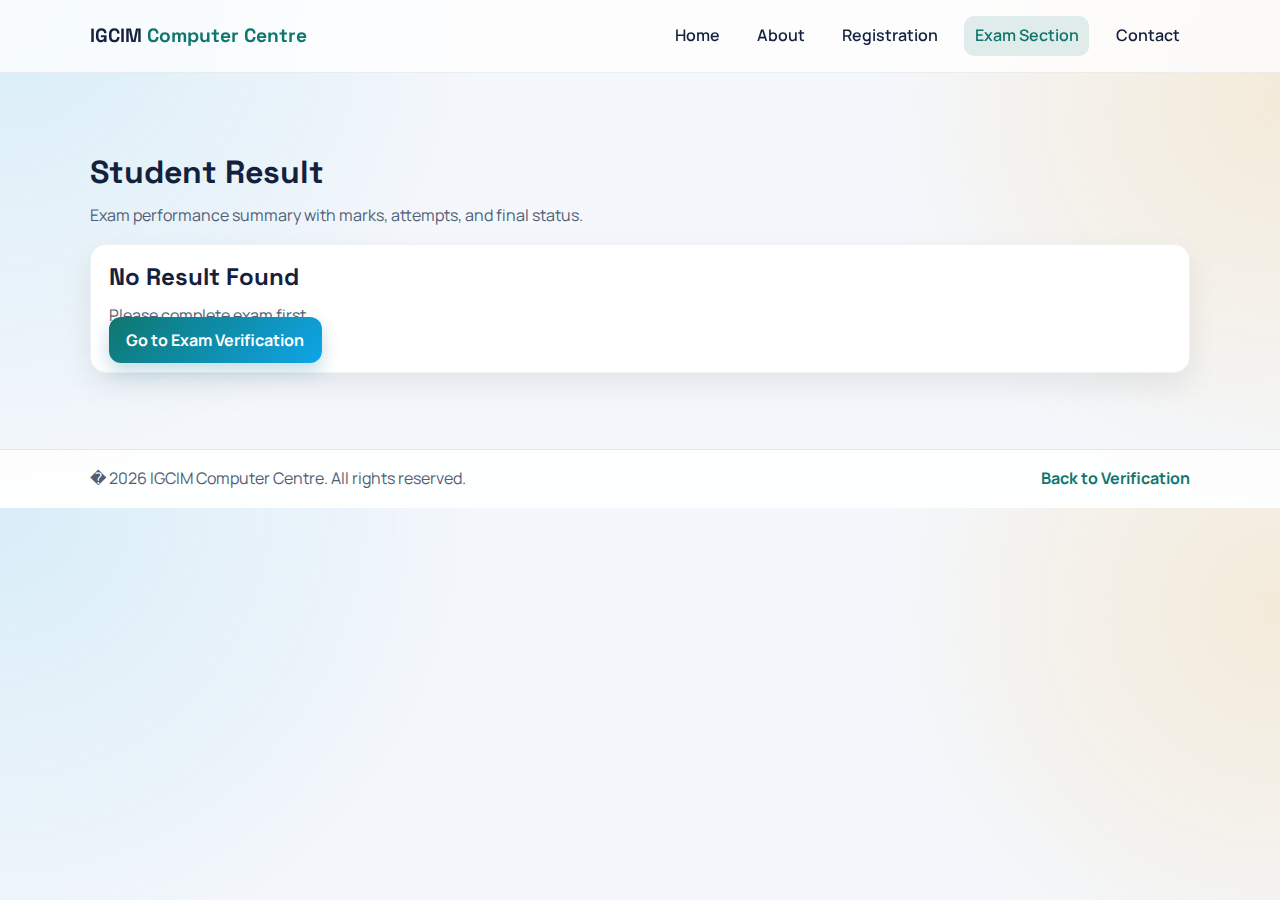
<file: result.html>
<!DOCTYPE html>
<html lang="en">
<head>
  <meta charset="UTF-8" />
  <meta name="viewport" content="width=device-width, initial-scale=1.0" />
  <title>Exam Result | IGCIM Computer Centre</title>
  <link rel="preconnect" href="https://fonts.googleapis.com">
  <link rel="preconnect" href="https://fonts.gstatic.com" crossorigin>
  <link href="https://fonts.googleapis.com/css2?family=Space+Grotesk:wght@400;500;700&family=Manrope:wght@400;600;700&display=swap" rel="stylesheet">
  <link rel="stylesheet" href="styles.css" />
</head>
<body>
  <header class="site-header">
    <div class="container nav-wrap">
      <a href="index.html" class="brand">IGCIM <span>Computer Centre</span></a>
      <button class="menu-btn" id="menuBtn" aria-label="Toggle navigation">&#9776;</button>
      <nav id="mainNav">
        <a href="index.html">Home</a>
        <a href="about.html">About</a>
        <a href="registration.html">Registration</a>
        <a href="student_verify.html" class="active">Exam Section</a>
        <a href="contact.html">Contact</a>
      </nav>
    </div>
  </header>

  <main class="section page-top">
    <div class="container">
      <h1>Student Result</h1>
      <p class="lead">Exam performance summary with marks, attempts, and final status.</p>
      <div id="resultSummary"></div>
    </div>
  </main>

  <footer class="site-footer">
    <div class="container footer-wrap">
      <p>� 2026 IGCIM Computer Centre. All rights reserved.</p>
      <a href="student_verify.html">Back to Verification</a>
    </div>
  </footer>

  <script src="script.js"></script>
  <!-- Google tag (gtag.js) -->
<script async src="https://www.googletagmanager.com/gtag/js?id=G-CW87S6YEBP"></script>
<script>
  window.dataLayer = window.dataLayer || [];
  function gtag(){dataLayer.push(arguments);}
  gtag('js', new Date());

  gtag('config', 'G-CW87S6YEBP');
</script>
</body>
</html>
</file>
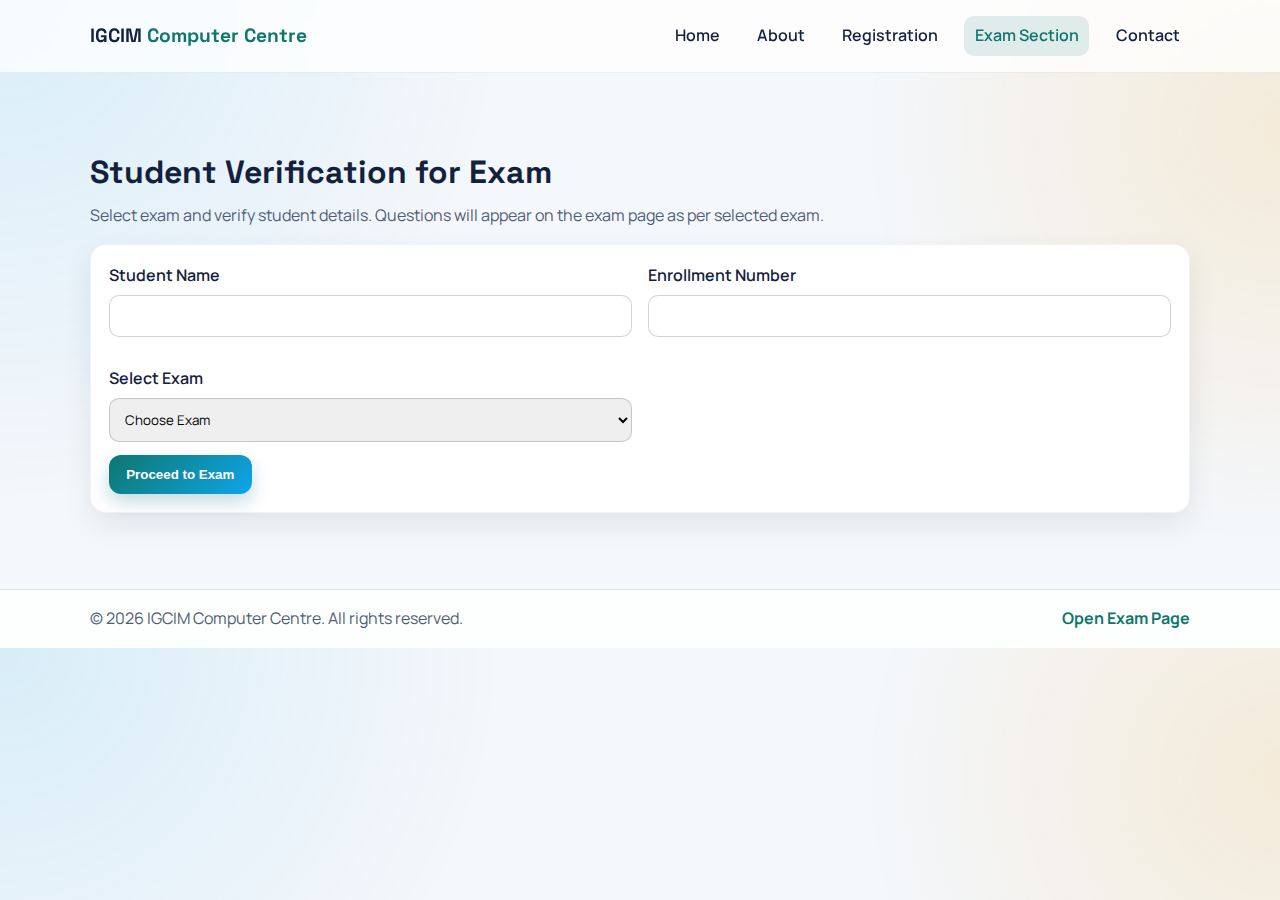
<file: student_verify.html>
<!DOCTYPE html>
<html lang="en">
<head>
  <meta charset="UTF-8" />
  <meta name="viewport" content="width=device-width, initial-scale=1.0" />
  <title>Student Verify | Exam Section</title>
  <link rel="preconnect" href="https://fonts.googleapis.com">
  <link rel="preconnect" href="https://fonts.gstatic.com" crossorigin>
  <link href="https://fonts.googleapis.com/css2?family=Space+Grotesk:wght@400;500;700&family=Manrope:wght@400;600;700&display=swap" rel="stylesheet">
  <link rel="stylesheet" href="styles.css" />
</head>
<body>
  <header class="site-header">
    <div class="container nav-wrap">
      <a href="index.html" class="brand">IGCIM <span>Computer Centre</span></a>
      <button class="menu-btn" id="menuBtn" aria-label="Toggle navigation">&#9776;</button>
      <nav id="mainNav">
        <a href="index.html">Home</a>
        <a href="about.html">About</a>
        <a href="registration.html">Registration</a>
        <a href="student_verify.html" class="active">Exam Section</a>
        <a href="contact.html">Contact</a>
      </nav>
    </div>
  </header>

  <main class="section page-top">
    <div class="container">
      <h1>Student Verification for Exam</h1>
      <p class="lead">Select exam and verify student details. Questions will appear on the exam page as per selected exam.</p>

      <form id="verifyForm" class="card form wide">
        <div class="input-grid">
          <label>Student Name<input type="text" name="studentName" required /></label>
          <label>Enrollment Number<input type="text" name="enrollNo" required /></label>
          <label>Select Exam
            <select name="examType" required>
              <option value="">Choose Exam</option>
              <option value="ADCA">ADCA</option>
              <option value="DCA">DCA</option>
              <option value="TALLY">Tally</option>
              <option value="DTP">DTP</option>
              <option value="INTERNSHIP">Internship</option>
            </select>
          </label>
        </div>
        <button type="submit" class="btn btn-primary">Proceed to Exam</button>
      </form>
    </div>
  </main>

  <footer class="site-footer">
    <div class="container footer-wrap">
      <p>&copy; 2026 IGCIM Computer Centre. All rights reserved.</p>
      <a href="exam.html">Open Exam Page</a>
    </div>
  </footer>

  <script src="script.js"></script>
  <script async src="https://www.googletagmanager.com/gtag/js?id=G-CW87S6YEBP"></script>
  <script>
    window.dataLayer = window.dataLayer || [];
    function gtag(){dataLayer.push(arguments);}
    gtag('js', new Date());
    gtag('config', 'G-CW87S6YEBP');
  </script>
</body>
</html>
</file>
<file: styles.css>
:root {
  --bg: #f4f7fb;
  --surface: #ffffff;
  --ink: #14213d;
  --soft-ink: #4f5d75;
  --primary: #0f766e;
  --primary-2: #0ea5e9;
  --accent: #f59e0b;
  --radius: 16px;
  --shadow: 0 12px 30px rgba(15, 23, 42, 0.08);
}

* {
  margin: 0;
  padding: 0;
  box-sizing: border-box;
}

body {
  font-family: "Manrope", sans-serif;
  color: var(--ink);
  background:
    radial-gradient(circle at 0% 0%, rgba(14, 165, 233, 0.12), transparent 35%),
    radial-gradient(circle at 100% 20%, rgba(245, 158, 11, 0.14), transparent 30%),
    var(--bg);
  line-height: 1.6;
}

.exam-page {
  min-height: 100dvh;
  overflow: auto;
}

.exam-page.exam-no-header {
  min-height: 100dvh;
}

h1, h2, h3 {
  font-family: "Space Grotesk", sans-serif;
  line-height: 1.2;
  margin-bottom: 0.7rem;
}

p {
  color: var(--soft-ink);
}

.container {
  width: min(1100px, 92%);
  margin: auto;
}

.exam-page .container {
  width: min(1500px, 98%);
}

.exam-page .section.page-top {
  padding-top: 2.2rem;
}

.exam-page main .container {
  display: block;
}

.exam-page #examForm {
  margin-top: 1rem;
}

.site-header {
  position: sticky;
  top: 0;
  z-index: 1000;
  backdrop-filter: blur(8px);
  background: rgba(255, 255, 255, 0.78);
  border-bottom: 1px solid rgba(20, 33, 61, 0.08);
}

.nav-wrap {
  min-height: 72px;
  display: flex;
  align-items: center;
  justify-content: space-between;
  gap: 1rem;
}

.brand {
  color: var(--ink);
  text-decoration: none;
  font-family: "Space Grotesk", sans-serif;
  font-size: 1.2rem;
  font-weight: 700;
}

.brand span {
  color: var(--primary);
}

nav {
  display: flex;
  gap: 1rem;
}

nav a {
  text-decoration: none;
  color: var(--ink);
  font-weight: 600;
  padding: 0.45rem 0.65rem;
  border-radius: 10px;
  transition: all 0.25s ease;
}

nav a:hover,
nav a.active {
  background: rgba(15, 118, 110, 0.12);
  color: var(--primary);
}

.menu-btn {
  display: none;
  font-size: 1.4rem;
  border: none;
  background: transparent;
  cursor: pointer;
}

.hero {
  padding: 4.5rem 0 3rem;
}

.hero-grid {
  display: grid;
  grid-template-columns: 1.1fr 0.9fr;
  gap: 1.6rem;
  align-items: center;
}

.tag {
  display: inline-block;
  background: rgba(14, 165, 233, 0.15);
  color: #0369a1;
  padding: 0.35rem 0.8rem;
  border-radius: 999px;
  font-weight: 700;
  margin-bottom: 0.9rem;
}

.hero h1 {
  font-size: clamp(1.9rem, 3.3vw, 3rem);
}

.hero-actions {
  display: flex;
  gap: 0.8rem;
  margin-top: 1.2rem;
  flex-wrap: wrap;
}

.btn {
  border: none;
  text-decoration: none;
  padding: 0.75rem 1.1rem;
  border-radius: 12px;
  font-weight: 700;
  cursor: pointer;
  transition: transform 0.2s ease, box-shadow 0.2s ease;
}

.btn:hover {
  transform: translateY(-2px);
}

.btn-primary {
  background: linear-gradient(135deg, var(--primary), var(--primary-2));
  color: #fff;
  box-shadow: 0 8px 18px rgba(14, 116, 144, 0.25);
}

.btn-outline {
  border: 2px solid rgba(20, 33, 61, 0.2);
  color: var(--ink);
}

.section {
  padding: 2.8rem 0;
}

.page-top {
  padding-top: 5rem;
}

.alt {
  background: rgba(255, 255, 255, 0.66);
  border-top: 1px solid rgba(20, 33, 61, 0.06);
  border-bottom: 1px solid rgba(20, 33, 61, 0.06);
}

.card-grid {
  display: grid;
  grid-template-columns: repeat(4, 1fr);
  gap: 1rem;
  margin-top: 1rem;
}

.two-col {
  grid-template-columns: repeat(2, 1fr);
}

.card {
  background: var(--surface);
  padding: 1.1rem;
  border-radius: var(--radius);
  box-shadow: var(--shadow);
  border: 1px solid rgba(20, 33, 61, 0.06);
}

.hero-card ul {
  padding-left: 1rem;
}

.hero-card li {
  margin-bottom: 0.5rem;
  color: var(--soft-ink);
}

.stats-grid {
  display: grid;
  grid-template-columns: repeat(4, 1fr);
  gap: 1rem;
}

.stat {
  background: #fff;
  border-radius: var(--radius);
  text-align: center;
  padding: 1.3rem;
  box-shadow: var(--shadow);
}

.stat strong {
  display: block;
  font-size: 1.8rem;
  color: var(--primary);
}

.lead {
  margin-bottom: 1rem;
  max-width: 860px;
}

.section-mini {
  margin-top: 1.5rem;
}

.contact-grid {
  display: grid;
  grid-template-columns: 0.95fr 1.05fr;
  gap: 1rem;
}

.form label {
  display: block;
  font-weight: 600;
  margin-bottom: 0.8rem;
  color: var(--ink);
}

.form input,
.form select,
.form textarea {
  width: 100%;
  margin-top: 0.4rem;
  padding: 0.7rem;
  border-radius: 10px;
  border: 1px solid rgba(20, 33, 61, 0.2);
  font-family: inherit;
}

.input-grid {
  display: grid;
  grid-template-columns: repeat(2, 1fr);
  gap: 1rem;
}

.wide {
  margin-top: 1rem;
}

.success {
  margin-top: 0.6rem;
  color: #166534;
  font-weight: 700;
}

.result-box {
  margin-top: 1rem;
}

.question {
  margin-bottom: 1rem;
  padding: 0.9rem;
  background: #f9fbff;
  border-radius: 10px;
}

.question h4 {
  margin-bottom: 0.5rem;
}

.question label {
  margin-bottom: 0.3rem;
  display: block;
  font-weight: 500;
}

.exam-shell {
  display: grid;
  gap: 1rem;
}

.exam-topbar,
.exam-progress {
  grid-column: auto;
}

.exam-topbar {
  display: flex;
  justify-content: space-between;
  align-items: center;
  gap: 1rem;
  padding: 0.9rem;
  border-radius: 12px;
  background: #eef6ff;
  border: 1px solid rgba(14, 116, 144, 0.15);
}

.exam-mini {
  font-size: 0.85rem;
  letter-spacing: 0.04em;
  text-transform: uppercase;
  color: #0369a1;
}

.exam-top-actions {
  display: flex;
  align-items: center;
  gap: 0.7rem;
  margin-left: auto;
}

.btn-small {
  padding: 0.45rem 0.75rem;
  font-size: 0.85rem;
}

.exam-timer {
  min-width: 92px;
  text-align: center;
  background: #0f172a;
  color: #fff;
  border-radius: 10px;
  padding: 0.5rem 0.75rem;
  font-weight: 700;
}

.exam-timer.danger {
  background: #b91c1c;
}

.exam-progress {
  height: 10px;
  border-radius: 999px;
  background: #dbe7f6;
  overflow: hidden;
}

.exam-progress span {
  display: block;
  height: 100%;
  width: 0;
  background: linear-gradient(90deg, var(--primary), var(--primary-2));
  transition: width 0.25s ease;
}

.camera-monitor {
  padding: 0.8rem 1rem;
  max-width: 380px;
  margin-top: 0;
}

.camera-head {
  display: flex;
  justify-content: space-between;
  align-items: center;
  gap: 0.7rem;
}

.camera-actions {
  display: flex;
  gap: 0.5rem;
  flex-wrap: wrap;
  justify-content: flex-end;
}

.camera-feed-wrap {
  margin-top: 0.7rem;
}

.camera-preview {
  position: relative;
  width: 100%;
}

#cameraVideo,
#cameraCanvas {
  width: 100%;
  min-height: 120px;
  max-height: 180px;
  object-fit: cover;
  border-radius: 10px;
  border: 1px solid rgba(20, 33, 61, 0.16);
  background: #0b1220;
}

#cameraCanvas {
  position: absolute;
  inset: 0;
  background: transparent;
  pointer-events: none;
}

#cameraCanvas.hidden {
  display: none;
}

.camera-note {
  margin-top: 0.6rem;
  font-size: 0.92rem;
  color: #0c4a6e;
}

.camera-note.warning {
  color: #b91c1c;
}

.exam-layout {
  display: grid;
  grid-template-columns: minmax(320px, 360px) minmax(0, 1fr);
  gap: 1rem;
}

.exam-palette {
  background: #fff;
  border-radius: 12px;
  border: 1px solid rgba(20, 33, 61, 0.08);
  padding: 0.8rem;
  display: grid;
  grid-template-columns: repeat(7, minmax(0, 1fr));
  gap: 0.45rem;
  align-content: start;
  max-height: calc(100vh - 180px);
  overflow-y: auto;
  scrollbar-width: thin;
  position: sticky;
  top: 24px;
}

.palette-btn {
  border: 1px solid rgba(20, 33, 61, 0.18);
  background: #fff;
  border-radius: 8px;
  padding: 0.5rem;
  min-height: 40px;
  cursor: pointer;
  font-weight: 700;
}

.palette-btn.answered {
  background: rgba(15, 118, 110, 0.14);
  border-color: rgba(15, 118, 110, 0.55);
  color: #065f46;
}

.palette-btn.current {
  background: rgba(14, 165, 233, 0.2);
  border-color: rgba(3, 105, 161, 0.6);
  color: #0c4a6e;
}

.question-card {
  background: #fff;
  border-radius: 12px;
  border: 1px solid rgba(20, 33, 61, 0.14);
  padding: 1rem;
  min-width: 0;
}

.question-head p {
  margin-bottom: 0.8rem;
}

.question-source {
  margin-bottom: 0.3rem;
  color: #0c4a6e;
  font-weight: 600;
}

.option-list {
  display: grid;
  gap: 0.7rem;
}

.option-btn {
  width: 100%;
  text-align: left;
  border: 2px solid rgba(15, 23, 42, 0.32);
  background: #ffffff;
  border-radius: 10px;
  padding: 0.75rem;
  cursor: pointer;
  font-family: inherit;
  font-size: 0.98rem;
  color: #0f172a;
}

.option-btn span {
  font-weight: 700;
  margin-right: 0.4rem;
}

.option-btn:hover {
  background: #ecfeff;
  border-color: #0e7490;
}

.option-btn.active {
  background: #0f172a;
  border-color: #0f172a;
  color: #f8fafc;
}

.exam-controls {
  display: flex;
  justify-content: flex-end;
  flex-wrap: wrap;
  gap: 0.7rem;
}

.exam-controls.in-card {
  margin-top: 1rem;
  padding-top: 0.9rem;
  border-top: 1px solid rgba(20, 33, 61, 0.12);
  justify-content: flex-end;
  align-items: center;
  gap: 0.5rem;
}

.btn:disabled {
  opacity: 0.55;
  cursor: not-allowed;
  transform: none;
}

.result-box.pass {
  border-left: 6px solid #15803d;
  background: #f0fdf4;
}

.result-box.fail {
  border-left: 6px solid #b91c1c;
  background: #fef2f2;
}

#resultSummary {
  margin-top: 1rem;
}

.site-footer {
  margin-top: 2rem;
  padding: 1rem 0;
  border-top: 1px solid rgba(20, 33, 61, 0.1);
  background: rgba(255, 255, 255, 0.8);
}

.exam-page .site-footer {
  margin-top: 2rem;
  padding: 1rem 0;
}

.footer-wrap {
  display: flex;
  justify-content: space-between;
  align-items: center;
  gap: 1rem;
}

.footer-wrap a {
  text-decoration: none;
  font-weight: 700;
  color: var(--primary);
}

.floating {
  animation: floatY 3.5s ease-in-out infinite;
}

@keyframes floatY {
  0%, 100% { transform: translateY(0); }
  50% { transform: translateY(-6px); }
}

.reveal {
  opacity: 0;
  transform: translateY(20px);
  transition: all 0.65s ease;
}

.reveal.show {
  opacity: 1;
  transform: translateY(0);
}

@media (max-width: 1200px) {
  .exam-palette {
    grid-template-columns: repeat(6, minmax(0, 1fr));
  }
}

@media (max-width: 920px) {
  .card-grid,
  .stats-grid,
  .hero-grid,
  .contact-grid,
  .input-grid,
  .two-col {
    grid-template-columns: 1fr 1fr;
  }

  nav {
    position: absolute;
    right: 4%;
    top: 72px;
    flex-direction: column;
    background: #fff;
    border: 1px solid rgba(20, 33, 61, 0.1);
    border-radius: 12px;
    padding: 0.7rem;
    display: none;
    min-width: 200px;
    box-shadow: var(--shadow);
  }

  nav.open {
    display: flex;
  }

  .menu-btn {
    display: inline-block;
    margin-left: auto;
  }

  .exam-page .section.page-top {
    padding: 1rem 0;
  }

  .exam-layout {
    display: flex;
    flex-direction: column;
  }

  .exam-palette {
    grid-template-columns: repeat(7, minmax(0, 1fr));
    gap: 0.4rem;
    max-height: none;
    position: static;
    order: 2;
  }

  .question-card {
    order: 1;
  }

  .camera-monitor {
    max-width: none;
    order: 3;
  }
}

@media (max-width: 640px) {
  .card-grid,
  .stats-grid,
  .hero-grid,
  .contact-grid,
  .input-grid,
  .two-col {
    grid-template-columns: 1fr;
  }

  .hero {
    padding-top: 3.7rem;
  }

  .footer-wrap {
    flex-direction: column;
    align-items: flex-start;
  }

  .exam-topbar {
    flex-wrap: wrap;
    align-items: flex-start;
  }

  .exam-top-actions {
    width: 100%;
    justify-content: space-between;
    flex-wrap: wrap;
  }

  .exam-palette {
    grid-template-columns: repeat(5, minmax(0, 1fr));
    gap: 0.4rem;
  }
}
</file>
